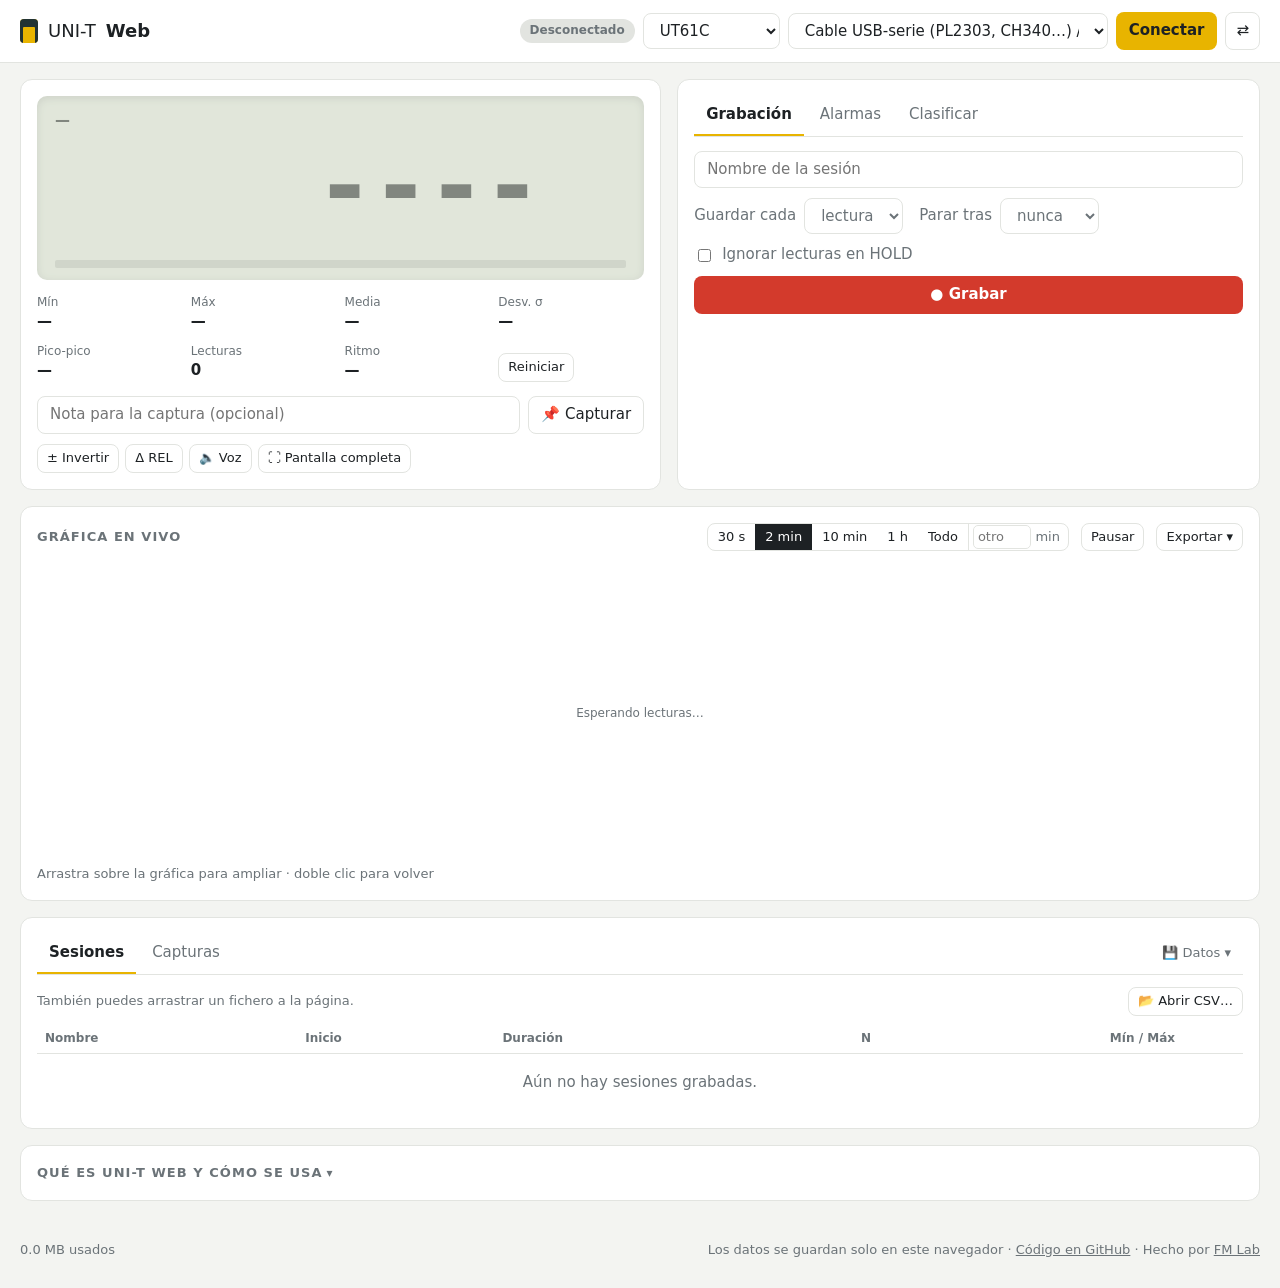
<file: index.html>
<!doctype html>
<html lang="es">
<head>
<meta charset="utf-8">
<meta name="viewport" content="width=device-width, initial-scale=1">
<title>UNI-T Web · Software para multímetros UNI-T UT61C en el navegador</title>
<meta name="description" content="Lee multímetros UNI-T (UT61C, UT61E, UT60E, UT61E+ y compatibles) desde el navegador por USB. Gráfica en vivo, grabación, alarmas y exportación a CSV y PNG. Gratis, sin instalar nada, en Windows, Linux y Mac.">
<meta name="keywords" content="UNI-T, UT61C, UT61E, UT61B, UT61D, UT60E, UT61E+, UT161, multímetro, software multímetro, data logger, Linux, WebHID, Web Serial, UT-D04, PL2303">
<meta name="author" content="FM Lab">
<meta name="robots" content="index, follow, max-image-preview:large">
<link rel="canonical" href="https://fmesasc.github.io/uni-t-web/">
<link rel="author" href="https://fmesasc.com">
<meta name="theme-color" content="#e8b400">
<link rel="icon" href="data:image/svg+xml,<svg xmlns='http://www.w3.org/2000/svg' viewBox='0 0 32 32'><rect x='5' y='2' width='22' height='28' rx='4' fill='%23e8b400'/><rect x='8' y='5' width='16' height='9' rx='1' fill='%23233'/><circle cx='16' cy='22' r='4.5' fill='%23233'/></svg>">
<meta property="og:type" content="website">
<meta property="og:site_name" content="UNI-T Web">
<meta property="og:locale" content="es_ES">
<meta property="og:url" content="https://fmesasc.github.io/uni-t-web/">
<meta property="og:title" content="UNI-T Web · Tu multímetro UNI-T en el navegador">
<meta property="og:description" content="Lee multímetros UNI-T (UT61C, UT61E, UT60E, UT61E+ y compatibles) desde el navegador por USB. Gráfica en vivo, grabación, alarmas y exportación a CSV y PNG. Gratis, sin instalar nada, en Windows, Linux y Mac.">
<meta property="og:image" content="https://fmesasc.github.io/uni-t-web/og.png">
<meta property="og:image:width" content="1200">
<meta property="og:image:height" content="630">
<meta property="og:image:alt" content="Pantalla de UNI-T Web con la lectura del multímetro y la gráfica en vivo">
<meta name="twitter:card" content="summary_large_image">
<meta name="twitter:title" content="UNI-T Web · Tu multímetro UNI-T en el navegador">
<meta name="twitter:description" content="Lee multímetros UNI-T (UT61C, UT61E, UT60E, UT61E+ y compatibles) desde el navegador por USB. Gráfica en vivo, grabación, alarmas y exportación a CSV y PNG. Gratis, sin instalar nada, en Windows, Linux y Mac.">
<meta name="twitter:image" content="https://fmesasc.github.io/uni-t-web/og.png">
<script type="application/ld+json">
{
  "@context": "https://schema.org",
  "@graph": [
    {
      "@type": "Organization",
      "@id": "https://fmesasc.com/#person",
      "name": "FM Lab",
      "url": "https://fmesasc.com",
      "sameAs": ["https://github.com/fmesasc"]
    },
    {
      "@type": "WebApplication",
      "@id": "https://fmesasc.github.io/uni-t-web/#app",
      "name": "UNI-T Web",
      "url": "https://fmesasc.github.io/uni-t-web/",
      "description": "Lee multímetros UNI-T (UT61C, UT61E, UT60E, UT61E+ y compatibles) desde el navegador por USB. Gráfica en vivo, grabación, alarmas y exportación a CSV y PNG. Gratis, sin instalar nada, en Windows, Linux y Mac.",
      "applicationCategory": "UtilitiesApplication",
      "applicationSubCategory": "Software para multímetros",
      "operatingSystem": "Windows, Linux, macOS, ChromeOS (Chrome, Edge, Brave u Opera)",
      "browserRequirements": "Requiere WebHID o Web Serial (Chrome, Edge, Brave u Opera)",
      "inLanguage": "es",
      "isAccessibleForFree": true,
      "license": "https://opensource.org/licenses/MIT",
      "offers": { "@type": "Offer", "price": "0", "priceCurrency": "EUR" },
      "image": "https://fmesasc.github.io/uni-t-web/og.png",
      "screenshot": "https://fmesasc.github.io/uni-t-web/og.png",
      "featureList": ["Lectura en directo por USB (WebHID y Web Serial)", "Gráfica en vivo con zoom", "Grabación de sesiones", "Alarmas por umbral", "Clasificación de componentes por tolerancia", "Invertir polaridad", "Modo relativo", "Exportar a CSV, JSON y PNG", "Abrir CSV guardados", "Funciona sin conexión"],
      "author": { "@id": "https://fmesasc.com/#person" },
      "creator": { "@id": "https://fmesasc.com/#person" },
      "codeRepository": "https://github.com/fmesasc/uni-t-web"
    },
    {
      "@type": "FAQPage",
      "mainEntity": [
        { "@type": "Question", "name": "¿Cómo conecto un UNI-T UT61C al ordenador sin el software oficial?",
           "acceptedAnswer": { "@type": "Answer", "text": "Conecta el cable USB del multímetro, abre UNI-T Web en Chrome o Edge, elige el modelo y el tipo de cable y pulsa Conectar. En el multímetro, mantén pulsado REL hasta que aparezca RS232 en la pantalla." } },
        { "@type": "Question", "name": "¿Funciona en Linux y Mac?",
           "acceptedAnswer": { "@type": "Answer", "text": "Sí. Funciona en Windows, Linux, macOS y ChromeOS con cualquier navegador basado en Chromium. En Linux puede hacer falta añadir el usuario al grupo dialout o instalar una regla udev." } },
        { "@type": "Question", "name": "¿Qué multímetros son compatibles?",
           "acceptedAnswer": { "@type": "Answer", "text": "UNI-T UT61B, UT61C, UT61D, UT61E, UT60A, UT60E, UT61B+, UT61D+, UT61E+ y UT161B/D/E, con el cable UT-D04 (USB HID) o con un adaptador USB-serie (PL2303, CH340, CP210x, FTDI)." } },
        { "@type": "Question", "name": "¿Dónde se guardan los datos?",
           "acceptedAnswer": { "@type": "Answer", "text": "Solo en tu navegador (IndexedDB). Nada se envía a ningún servidor. Puedes exportar las sesiones a CSV, JSON o PNG y hacer copias de seguridad." } }
      ]
    }
  ]
}
</script>
<link rel="stylesheet" href="css/style.css">
</head>
<body>
<header class="topbar">
  <h1 class="brand"><span class="logo"></span>UNI-T <b>Web</b></h1>
  <div class="conn">
    <span id="state" class="pill">—</span>
    <select id="model" title="Modelo del multímetro"></select>
    <select id="link" title="Cómo está conectado">
      <option value="serial">Cable USB-serie (PL2303, CH340…) / RS-232</option>
      <option value="hid">Cable USB HID (UT-D04)</option>
      <option value="sim">Simulador</option>
    </select>
    <button id="connect" class="primary">Conectar</button>
    <button id="pick" class="icon" title="Elegir otro dispositivo">⇄</button>
  </div>
</header>
<div id="error" class="banner" hidden></div>
<div id="support" class="banner warn" hidden>
  Este navegador no puede acceder al USB. Abre la página con <b>Chrome</b>, <b>Edge</b>, <b>Chromium</b>,
  <b>Brave</b> u <b>Opera</b> (Firefox y Safari no tienen WebHID ni Web Serial). Mientras, puedes probar con el simulador.
</div>

<main>
  <section class="card meter" id="meter">
    <div class="lcd" id="lcd">
      <div class="lcd-top">
        <span id="mode" class="mode">—</span>
        <span class="flags" id="flags"></span>
      </div>
      <div class="lcd-main">
        <span id="value" class="value">----</span>
        <span id="unit" class="unit"></span>
      </div>
      <div class="lcd-sub">
        <span id="rel" hidden></span>
        <span id="verdict" hidden></span>
        <span id="alarm" hidden></span>
      </div>
      <div class="bar"><div id="bar"></div></div>
    </div>
    <div class="stats">
      <div><label>Mín</label><span id="s-min">—</span></div>
      <div><label>Máx</label><span id="s-max">—</span></div>
      <div><label>Media</label><span id="s-avg">—</span></div>
      <div><label>Desv. σ</label><span id="s-sd">—</span></div>
      <div><label>Pico-pico</label><span id="s-pp">—</span></div>
      <div><label>Lecturas</label><span id="s-n">0</span></div>
      <div><label>Ritmo</label><span id="s-rate">—</span></div>
      <div><button id="s-reset" class="ghost small" title="Reiniciar estadísticas">Reiniciar</button></div>
    </div>
    <div class="actions">
      <input id="snap-note" placeholder="Nota para la captura (opcional)">
      <button id="snap" title="Atajo: espacio">📌 Capturar</button>
    </div>
    <div class="toolbar">
      <button id="inv-btn" class="small" title="Invierte el signo de tensión y corriente DC, por si las puntas están al revés (atajo: I). Se aplica también a lo ya medido y a la grabación en curso">± Invertir</button>
      <button id="rel-btn" class="small" title="Fija la lectura actual como referencia y muestra la diferencia (atajo: R)">Δ REL</button>
      <button id="voice-btn" class="small" title="Lee el valor en voz alta cuando se estabiliza (atajo: V)">🔈 Voz</button>
      <button id="fs-btn" class="small" title="Pantalla completa (atajo: F)">⛶ Pantalla completa</button>
    </div>
  </section>

  <section class="card tools">
    <div class="tabs" id="tool-tabs">
      <button data-tab="rec" class="on">Grabación</button>
      <button data-tab="alarm">Alarmas</button>
      <button data-tab="sort">Clasificar</button>
    </div>

    <div data-pane="rec">
      <div id="rec-idle" class="form">
        <input id="rec-name" placeholder="Nombre de la sesión">
        <div class="row">
          <label class="inline">Guardar cada
            <select id="rec-interval">
              <option value="0">lectura</option>
              <option value="1">1 s</option>
              <option value="5">5 s</option>
              <option value="10">10 s</option>
              <option value="30">30 s</option>
              <option value="60">1 min</option>
              <option value="300">5 min</option>
            </select>
          </label>
          <label class="inline">Parar tras
            <select id="rec-max">
              <option value="0">nunca</option>
              <option value="60">1 min</option>
              <option value="300">5 min</option>
              <option value="900">15 min</option>
              <option value="3600">1 h</option>
              <option value="14400">4 h</option>
              <option value="43200">12 h</option>
              <option value="86400">24 h</option>
            </select>
          </label>
        </div>
        <label class="inline"><input type="checkbox" id="rec-skiphold"> Ignorar lecturas en HOLD</label>
        <button id="rec-start" class="rec">● Grabar</button>
      </div>
      <div id="rec-active" class="rec-active" hidden>
        <span class="dot"></span>
        <div><b id="rec-title"></b><small id="rec-info"></small></div>
        <button id="rec-stop">■ Parar</button>
      </div>
    </div>

    <div data-pane="alarm" hidden class="form">
      <p class="hint">Avisa cuando la lectura sale del rango. Admite sufijos: <code>4.7k</code>, <code>220m</code>, <code>10µ</code>.</p>
      <div class="row">
        <label class="field">Mínimo<input id="al-lo" placeholder="sin límite" inputmode="decimal"></label>
        <label class="field">Máximo<input id="al-hi" placeholder="sin límite" inputmode="decimal"></label>
      </div>
      <label class="inline"><input type="checkbox" id="al-sound" checked> Pitido</label>
      <label class="inline"><input type="checkbox" id="al-notify"> Notificación del navegador</label>
      <label class="inline"><input type="checkbox" id="al-stop"> Parar la grabación al dispararse</label>
      <div class="row"><button id="al-on">Activar alarma</button><span id="al-state" class="hint"></span></div>
    </div>

    <div data-pane="sort" hidden class="form">
      <p class="hint">Comprueba componentes contra un valor nominal. Con la captura automática, cada pieza
        se guarda sola cuando la lectura se estabiliza; separa las puntas entre pieza y pieza.</p>
      <div class="row">
        <label class="field">Valor nominal<input id="so-nom" placeholder="p. ej. 10k" inputmode="decimal"></label>
        <label class="field">Tolerancia
          <select id="so-tol">
            <option value="0.1">±0,1 %</option><option value="0.5">±0,5 %</option>
            <option value="1">±1 %</option><option value="2">±2 %</option>
            <option value="5" selected>±5 %</option><option value="10">±10 %</option>
            <option value="20">±20 %</option>
          </select>
        </label>
      </div>
      <label class="inline"><input type="checkbox" id="so-auto"> Captura automática al estabilizarse</label>
      <div class="row"><button id="so-on">Activar</button><span id="so-count" class="hint"></span></div>
    </div>
  </section>

  <section class="card chart-card">
    <div class="chart-head">
      <h2>Gráfica en vivo</h2>
      <div class="seg" id="window">
        <button data-w="30">30 s</button>
        <button data-w="120" class="on">2 min</button>
        <button data-w="600">10 min</button>
        <button data-w="3600">1 h</button>
        <button data-w="0">Todo</button>
        <label class="win-custom" title="Ventana a medida, en minutos">
          <input id="win-min" type="number" min="0.1" max="1440" step="any" placeholder="otro" inputmode="decimal" aria-label="Minutos de la ventana"> min
        </label>
      </div>
      <button id="pause" class="ghost small">Pausar</button>
      <div class="menu">
        <button class="ghost small" data-menu>Exportar ▾</button>
        <div class="menu-list" hidden>
          <button id="live-png">Imagen PNG</button>
          <button id="live-csv">Datos CSV</button>
          <button id="live-json">Datos JSON</button>
          <button id="live-copy">Copiar al portapapeles (tabla)</button>
          <button id="live-clear">Vaciar gráfica…</button>
        </div>
      </div>
    </div>
    <canvas id="chart"></canvas>
    <p class="hint chart-hint">Arrastra sobre la gráfica para ampliar · doble clic para volver</p>
  </section>

  <section class="card list-card">
    <div class="tabs" id="list-tabs">
      <button data-tab="sessions" class="on">Sesiones</button>
      <button data-tab="snaps">Capturas</button>
      <span class="spacer"></span>
      <div class="menu">
        <button class="ghost small" data-menu>💾 Datos ▾</button>
        <div class="menu-list right" hidden>
          <button id="backup-export">Descargar copia de seguridad</button>
          <button id="backup-import">Restaurar copia…</button>
        </div>
      </div>
      <input type="file" id="backup-file" accept=".json,application/json" hidden>
      <input type="file" id="open-input" accept=".csv,.tsv,.txt,.xls,.json,text/csv,text/plain" hidden>
    </div>
    <div data-pane="sessions" class="pane-scroll">
      <div class="tab-tools">
        <span class="hint">También puedes arrastrar un fichero a la página.</span>
        <button id="open-file" class="ghost small" title="Ver la gráfica de un CSV o TXT guardado (también del software de UNI-T o de una hoja de cálculo)">📂 Abrir CSV…</button>
      </div>
      <table class="list"><thead><tr><th>Nombre</th><th>Inicio</th><th>Duración</th><th class="r">N</th><th class="r">Mín / Máx</th><th></th></tr></thead>
      <tbody id="sessions"></tbody></table>
      <p class="empty" id="sessions-empty">Aún no hay sesiones grabadas.</p>
    </div>
    <div data-pane="snaps" class="pane-scroll" hidden>
      <div class="tab-tools">
        <button id="snaps-csv" class="ghost small">Exportar CSV</button>
        <button id="snaps-clear" class="ghost small danger">Borrar todas</button>
      </div>
      <table class="list"><thead><tr><th>Fecha</th><th class="r">Valor</th><th>Modo</th><th>Nota</th><th></th></tr></thead>
      <tbody id="snaps"></tbody></table>
      <p class="empty" id="snaps-empty">Aún no hay capturas.</p>
    </div>
  </section>
  <section class="card about" aria-labelledby="about-title">
  <details>
    <summary><h2 id="about-title">Qué es UNI-T Web y cómo se usa</h2></summary>
    <p><strong>UNI-T Web</strong> es un programa gratuito y de código abierto para leer multímetros <strong>UNI-T</strong>
      desde el navegador, sin instalar el software oficial. Sustituye a los programas de Windows de UNI-T y funciona igual en
      <strong>Windows, Linux, macOS y ChromeOS</strong> con Chrome, Edge, Brave u Opera.</p>
    <h3>Multímetros compatibles</h3>
    <p>UT61B, UT61C, UT61D (chip FS9922), UT61E (ES51922), UT60A y UT60E (FS9721), y la serie nueva UT61B+, UT61D+, UT61E+,
      UT161B, UT161D y UT161E. Sirve el cable original <strong>UT-D04</strong> (USB HID) y los adaptadores
      <strong>USB-serie</strong> con chip PL2303, CH340, CP210x o FTDI.</p>
    <h3>Cómo empezar</h3>
    <ol>
      <li>Conecta el cable del multímetro al ordenador.</li>
      <li>Elige tu modelo y el tipo de cable arriba y pulsa <em>Conectar</em>.</li>
      <li>En el multímetro, mantén pulsado <em>REL</em> hasta que aparezca <em>RS232</em> en la pantalla.</li>
    </ol>
    <h3>Qué puedes hacer</h3>
    <p>Ver la lectura en grande, una gráfica en vivo con zoom, estadísticas (mínimo, máximo, media, desviación), grabar
      sesiones largas como registrador de datos, poner alarmas, clasificar componentes por tolerancia, invertir la polaridad
      si conectaste las puntas al revés, y exportar a CSV, JSON o PNG. También puedes abrir CSV que ya tenías guardados.
      Los datos se quedan en tu navegador y la web funciona sin conexión.</p>
  </details>
</section>
</main>

<dialog id="viewer">
  <form method="dialog" class="viewer">
    <div class="viewer-head">
      <input id="v-name" class="title-input">
      <button class="ghost" value="close">✕</button>
    </div>
    <div class="viewer-meta" id="v-meta"></div>
    <canvas id="v-chart"></canvas>
    <p class="hint">Arrastra para ampliar · doble clic para volver. Las estadísticas se calculan sobre la zona visible.</p>
    <textarea id="v-notes" placeholder="Notas de la sesión"></textarea>
    <div class="viewer-foot">
      <button type="button" id="v-png">Imagen PNG</button>
      <button type="button" id="v-csv">CSV</button>
      <button type="button" id="v-json">JSON</button>
      <button type="button" id="v-invert" title="Cambia el signo de todas las lecturas de tensión y corriente DC de esta sesión">± Invertir sesión</button>
      <button type="button" id="v-save" class="primary">Guardar cambios</button>
      <button type="button" id="v-delete" class="danger">Borrar sesión</button>
    </div>
  </form>
</dialog>

<dialog id="importer">
  <form method="dialog" class="viewer">
    <div class="viewer-head">
      <h3 id="im-title" class="dialog-title"></h3>
      <button class="ghost" value="close">✕</button>
    </div>
    <p class="hint">Comprueba qué columna es el tiempo y cuál el valor; la gráfica de abajo se actualiza al cambiarlas.</p>
    <div class="row">
      <label class="field">Nombre<input id="im-name"></label>
      <label class="field">Columna de tiempo<select id="im-time"></select></label>
      <label class="field">Columna de valor<select id="im-value"></select></label>
      <label class="field">Unidad<input id="im-unit" placeholder="V, mV, A, kΩ, °C…"></label>
    </div>
    <canvas id="im-chart"></canvas>
    <p class="hint" id="im-info"></p>
    <div class="pane-scroll"><table class="list" id="im-preview"></table></div>
    <div class="viewer-foot">
      <button type="button" id="im-ok" class="primary">Abrir y guardar como sesión</button>
      <button value="close">Cancelar</button>
    </div>
  </form>
</dialog>

<div class="drop-hint" aria-hidden="true">Suelta el fichero para ver su gráfica</div>

<footer class="foot">
  <span id="usage"></span>
  <span>Los datos se guardan solo en este navegador · <a href="https://github.com/fmesasc/uni-t-web">Código en GitHub</a> · Hecho por <a href="https://fmesasc.com" rel="author">FM Lab</a></span>
</footer>

<noscript><p class="card">UNI-T Web necesita JavaScript y un navegador con WebHID o Web Serial (Chrome, Edge, Brave u Opera) para leer el multímetro.</p></noscript>
<div id="toast" class="toast" hidden></div>
<script src="js/protocols.js"></script>
<script src="js/drivers.js"></script>
<script src="js/db.js"></script>
<script src="js/csvimport.js"></script>
<script src="js/app.js"></script>
</body>
</html>
</file>
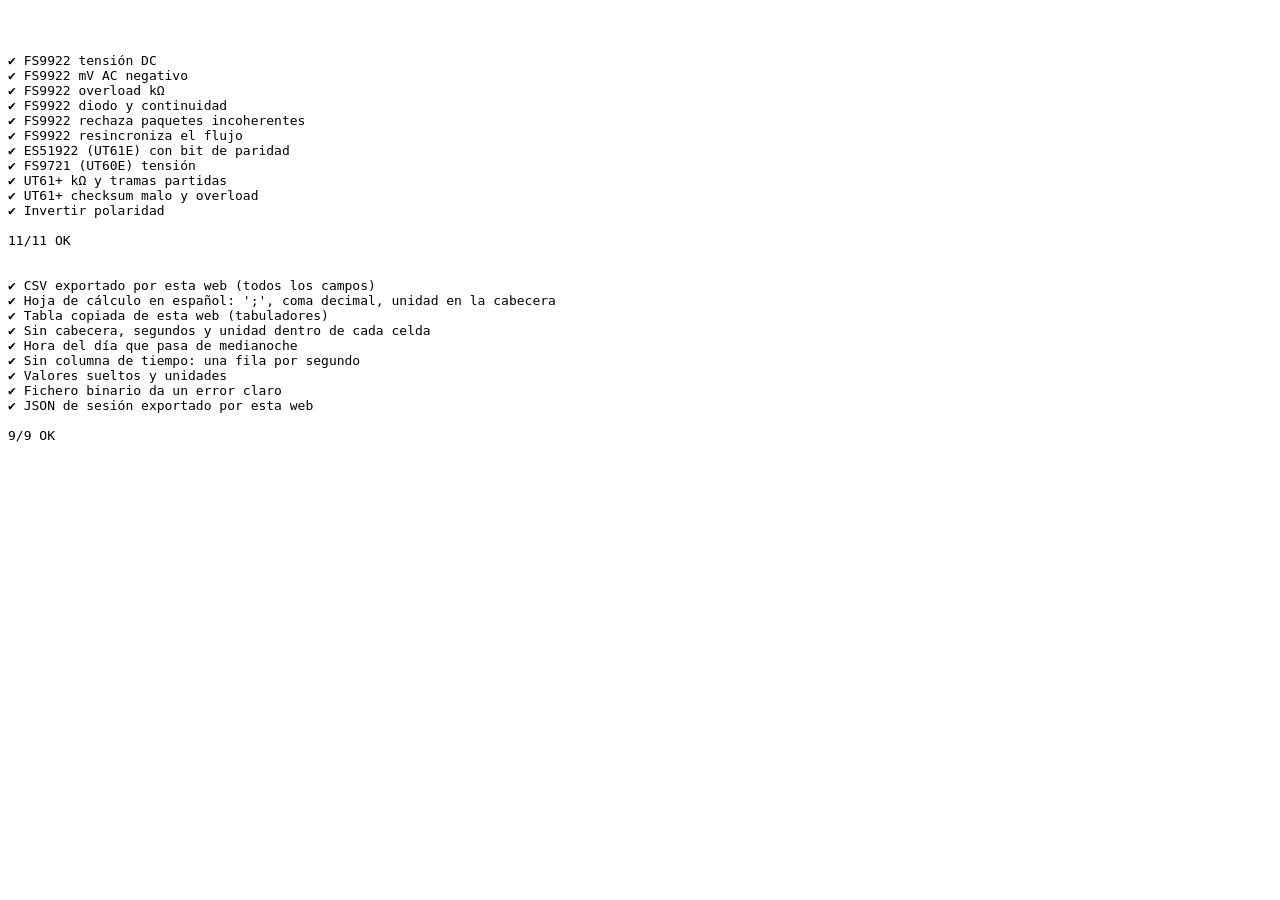
<file: tests/index.html>
<!doctype html>
<meta charset="utf-8">
<title>Tests</title>
<body style="white-space:pre;font-family:monospace">
<script src="../js/protocols.js"></script>
<script src="../js/csvimport.js"></script>
<script src="protocols.test.js"></script>
<script src="csvimport.test.js"></script>
</file>
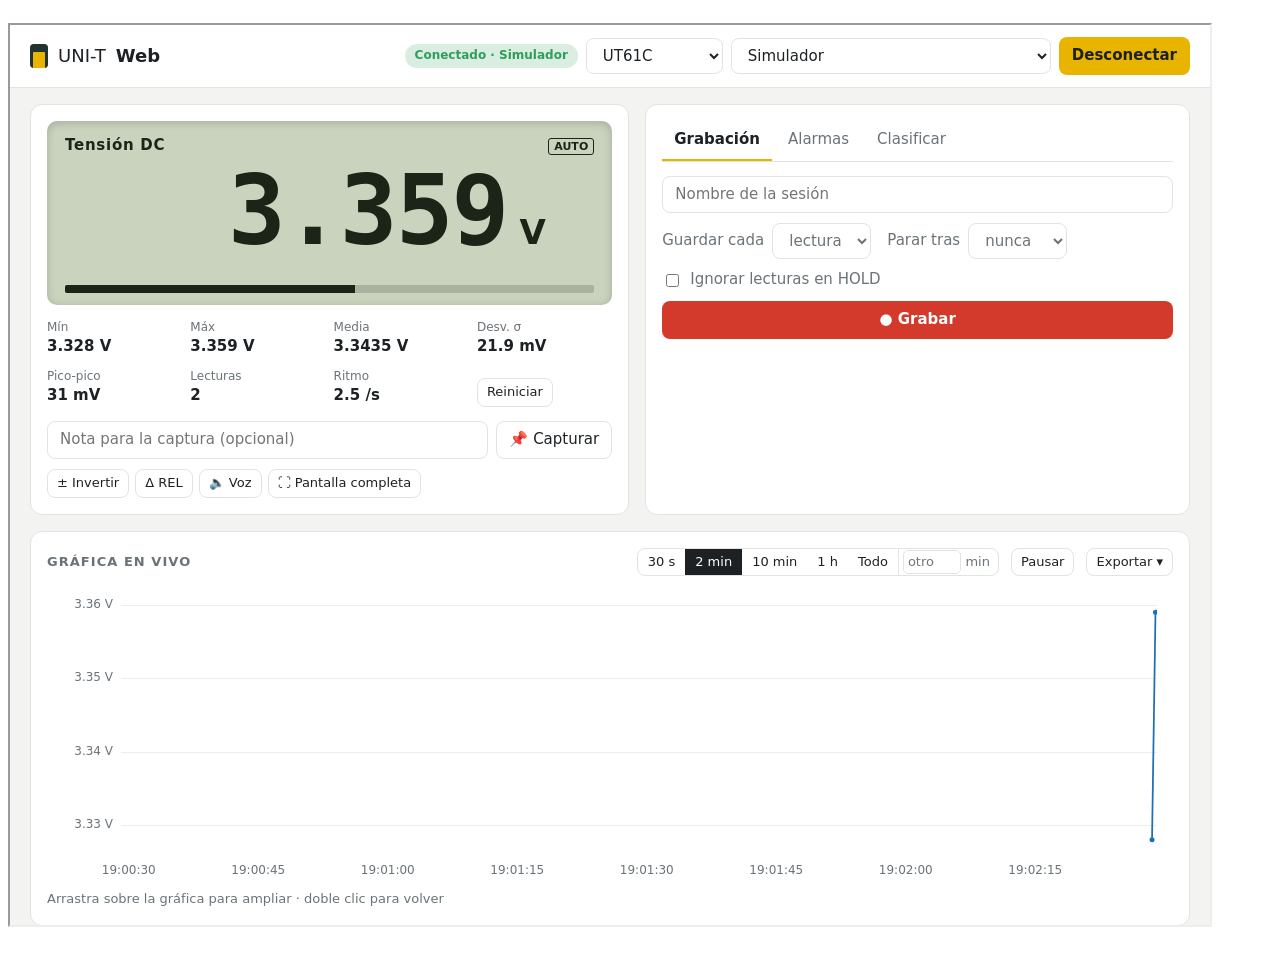
<file: tests/e2e.html>
<!doctype html>
<meta charset="utf-8">
<title>E2E</title>
<body style="white-space:pre;font-family:monospace">
<iframe id="f" src="../index.html?demo" style="width:1200px;height:900px"></iframe>
<script>
// Drives the real page with the simulator: record, snapshot, viewer, backup round-trip.
const log = (m) => (document.body.firstChild.textContent += m + "\n");
document.body.prepend(document.createTextNode(""));
const sleep = (ms) => new Promise((r) => setTimeout(r, ms));
const errors = [];
const until = async (fn, ms = 4000) => { const t = Date.now(); while (!fn() && Date.now() - t < ms) await sleep(50); return fn(); };
const f = document.getElementById("f");
f.onload = async () => {
  const w = f.contentWindow, $ = (s) => w.document.querySelector(s);
  w.addEventListener("error", (e) => errors.push(e.message));
  w.addEventListener("unhandledrejection", (e) => errors.push(String(e.reason)));
  const check = (c, m) => { log((c ? "✔ " : "✘ ") + m); if (!c) errors.push(m); };
  try {
    await sleep(2500);
    check(/\d\.\d{3}/.test($("#value").textContent), "lecturas del simulador: " + $("#value").textContent);
    $("#win-min").value = "5"; $("#win-min").dispatchEvent(new Event("change"));
    check(w.eval("windowSec") === 300 && $(".win-custom").classList.contains("on") && !$("#window button.on"), "ventana a medida: 5 min");
    $('#window button[data-w="120"]').click();
    check(w.eval("windowSec") === 120 && $("#win-min").value === "", "volver a 2 min");
    $("#rec-name").value = "e2e";
    $("#rec-start").click();
    await sleep(2500);
    $("#rec-stop").click();
    await sleep(500);
    const ses = await w.DB.sessions();
    check(ses.length >= 1 && ses[0].name === "e2e" && ses[0].count >= 3 && ses[0].ended, `sesión grabada (${ses[0]?.count} lecturas)`);
    $("#snap-note").value = "nota";
    $("#snap").click();
    check(await until(() => $("#snaps").children.length >= 1), "captura guardada");
    // invert while recording: past live data and already-saved readings flip too
    $("#rec-name").value = "inv";
    $("#rec-start").click();
    await sleep(1500);
    const n0 = w.eval("live.length");
    $("#inv-btn").click();
    await sleep(1500);
    $("#rec-stop").click();
    await sleep(500);
    check($("#value").textContent.startsWith("-") && $("#flags").textContent.includes("INV"), "invertir: " + $("#value").textContent);
    check(w.eval("live.length") >= n0 && w.eval("live.every(r => r.value < 0)"), "invertir conserva y corrige la gráfica");
    const invSes = (await w.DB.sessions()).find((s) => s.name === "inv");
    const invRows = await w.DB.readings(invSes.id);
    check(invRows.length >= 4 && invRows.every((r) => r.value < 0 && r.flags.includes("INV")) && invSes.max < 0,
      `invertir corrige lo ya grabado (${invRows.length} lecturas)`);
    $("#inv-btn").click();
    await sleep(800);
    check(w.eval("live.every(r => r.value > 0 && !r.flags.includes('INV'))"), "volver a invertir restaura los valores");
    w.document.querySelector("#sessions tr[data-id]").click();
    check(await until(() => $("#viewer").open && /Lecturas/.test($("#v-meta").textContent)), "visor de sesión");
    $("#viewer").close();
    const dump = await w.DB.exportAll();
    const before = (await w.DB.sessions()).length;
    await w.DB.importAll(JSON.parse(JSON.stringify(dump)));
    check((await w.DB.sessions()).length === before * 2, "copia de seguridad: exportar + importar");
    const csv = w.eval("toCSV")(await w.DB.readings(ses[0].id));
    check(csv.split("\n").length >= 4 && csv.startsWith("fecha,"), "CSV de sesión");
    // open a spreadsheet CSV: column picker dialog, then a new session in the viewer
    const csvFile = new w.File(["Fecha;Tensión (mV)\n22/10/2026 10:00:00;3,297\n22/10/2026 10:00:01;3,310\n22/10/2026 10:00:02;3,305\n"],
      "bateria.csv", { type: "text/csv" });
    await w.eval("openFile")(csvFile);
    check(await until(() => $("#importer").open && !$("#im-ok").disabled), "diálogo de importación con vista previa");
    $("#im-ok").click();
    check(await until(() => $("#viewer").open && $("#v-name").value === "bateria"), "CSV abierto en el visor");
    const imp = (await w.DB.sessions()).find((x) => x.name === "bateria");
    check(imp && imp.count === 3 && Math.abs(imp.max - 0.00331) < 1e-12, `sesión importada (${imp?.count} lecturas, máx ${imp?.max})`);
    $("#viewer").close();
    // our own export goes straight in, no questions
    const own = new w.File([csv], "propio.csv", { type: "text/csv" });
    await w.eval("openFile")(own);
    check(await until(() => $("#viewer").open && $("#v-name").value === "propio"), "CSV propio abierto directamente");
    $("#viewer").close();
    for (const s of await w.DB.sessions()) await w.DB.deleteSession(s.id);
    await w.DB.clearSnapshots();
  } catch (e) { errors.push(e.stack || String(e)); }
  log(errors.length ? "FALLOS:\n" + errors.join("\n") : "TODO OK");
  document.body.dataset.done = "1";
};
</script>
</file>
<file: css/style.css>
:root {
  --bg: #f3f4f1;
  --card: #ffffff;
  --ink: #1d2124;
  --muted: #6b7378;
  --line: #e2e4e0;
  --accent: #e8b400;
  --accent-ink: #1d2124;
  --rec: #d33a2c;
  --ok: #2f9e5b;
  --lcd-bg: #c9d3bd;
  --lcd-ink: #1c2418;
  --lcd-dim: rgba(28, 36, 24, .18);
  --plot: #1f6fb5;
  --grid: #eceee9;
  color-scheme: light;
}
@media (prefers-color-scheme: dark) {
  :root:not([data-theme="light"]) {
    --bg: #141719; --card: #1d2124; --ink: #e8eaeb; --muted: #959ea3; --line: #2c3236;
    --lcd-bg: #0f1a14; --lcd-ink: #7ef0a8; --lcd-dim: rgba(126, 240, 168, .12);
    --plot: #6cb4f5; --grid: #262c30; color-scheme: dark;
  }
}
:root[data-theme="dark"] {
  --bg: #141719; --card: #1d2124; --ink: #e8eaeb; --muted: #959ea3; --line: #2c3236;
  --lcd-bg: #0f1a14; --lcd-ink: #7ef0a8; --lcd-dim: rgba(126, 240, 168, .12);
  --plot: #6cb4f5; --grid: #262c30; color-scheme: dark;
}

* { box-sizing: border-box; }
[hidden] { display: none !important; }
body {
  margin: 0; background: var(--bg); color: var(--ink);
  font: 15px/1.45 system-ui, -apple-system, "Segoe UI", Roboto, sans-serif;
}
button, select, input, textarea, .btn {
  font: inherit; color: inherit; background: var(--card);
  border: 1px solid var(--line); border-radius: 8px; padding: 7px 12px;
}
button, .btn { cursor: pointer; text-decoration: none; display: inline-block; }
button:hover, .btn:hover { border-color: var(--muted); }
button:disabled { opacity: .45; cursor: default; }
button.primary { background: var(--accent); color: var(--accent-ink); border-color: transparent; font-weight: 600; }
button.rec { background: var(--rec); color: #fff; border-color: transparent; font-weight: 600; }
button.danger { color: var(--rec); }
button.ghost, .btn.ghost { background: transparent; }
.small { padding: 4px 9px; font-size: 13px; }
.icon { padding: 7px 10px; }
h2 { font-size: 13px; text-transform: uppercase; letter-spacing: .08em; color: var(--muted); margin: 0 0 12px; font-weight: 600; }

.topbar {
  display: flex; flex-wrap: wrap; align-items: center; justify-content: space-between; gap: 12px;
  padding: 12px 20px; background: var(--card); border-bottom: 1px solid var(--line);
}
.brand { font-size: 18px; display: flex; align-items: center; gap: 10px; }
.logo { width: 18px; height: 24px; border-radius: 4px; background: var(--accent); box-shadow: inset 0 5px 0 3px #233; }
.conn { display: flex; flex-wrap: wrap; gap: 8px; align-items: center; }
.conn select { max-width: 320px; }
.pill { font-size: 12px; padding: 3px 10px; border-radius: 99px; background: var(--line); color: var(--muted); font-weight: 600; }
.pill.connected { background: color-mix(in srgb, var(--ok) 18%, transparent); color: var(--ok); }
.pill.silent { background: color-mix(in srgb, var(--accent) 25%, transparent); color: #9a7700; }
.pill.error { background: color-mix(in srgb, var(--rec) 15%, transparent); color: var(--rec); }
.banner { margin: 12px 20px 0; padding: 10px 14px; border-radius: 8px;
  background: color-mix(in srgb, var(--rec) 12%, var(--card)); color: var(--rec); }

main {
  display: grid; gap: 16px; padding: 16px 20px 40px; max-width: 1280px; margin: 0 auto;
  grid-template-columns: minmax(0, 1.1fr) minmax(0, 1fr);
}
.card { background: var(--card); border: 1px solid var(--line); border-radius: 12px; padding: 16px; min-width: 0; }
.chart-card, .list-card, .about { grid-column: 1 / -1; }
h1.brand { margin: 0; font-weight: 400; }
.about summary { cursor: pointer; list-style: none; }
.about summary::-webkit-details-marker { display: none; }
.about summary h2 { display: inline; margin: 0; }
.about summary::after { content: " ▾"; color: var(--muted); font-size: 12px; }
.about details[open] summary::after { content: " ▴"; }
.about p, .about ol { color: var(--muted); font-size: 14px; line-height: 1.55; max-width: 75ch; }
.about h3 { font-size: 14px; margin: 16px 0 4px; }
@media (max-width: 860px) { main { grid-template-columns: minmax(0, 1fr); padding: 12px 16px 32px; } }

/* LCD */
.lcd { background: var(--lcd-bg); color: var(--lcd-ink); border-radius: 10px; padding: 14px 18px 12px;
  box-shadow: inset 0 2px 8px rgba(0,0,0,.18); }
.lcd.stale { opacity: .55; }
.lcd-top { display: flex; justify-content: space-between; align-items: center; min-height: 22px; gap: 8px; flex-wrap: wrap; }
.mode { font-weight: 700; letter-spacing: .05em; }
.flags span { font-size: 11px; font-weight: 700; margin-left: 6px; padding: 1px 5px; border: 1px solid currentColor; border-radius: 3px; }
.lcd-main { display: flex; align-items: baseline; justify-content: flex-end; gap: 12px; padding: 6px 0; }
.value { font: 600 clamp(48px, 11vw, 96px)/1 ui-monospace, "JetBrains Mono", "DejaVu Sans Mono", monospace;
  font-variant-numeric: tabular-nums; letter-spacing: -.02em; white-space: nowrap; }
.unit { font-size: clamp(22px, 4vw, 34px); font-weight: 600; min-width: 2.2em; }
.bar { height: 8px; background: var(--lcd-dim); border-radius: 2px; overflow: hidden; }
.bar div { height: 100%; width: 0; background: var(--lcd-ink); transition: width .15s; }

.stats { display: grid; grid-template-columns: repeat(4, 1fr); gap: 10px 8px; align-items: end; margin-top: 14px; }
.stats label { display: block; font-size: 12px; color: var(--muted); }
.stats span { font-variant-numeric: tabular-nums; font-weight: 600; }
@media (max-width: 480px) { .stats { grid-template-columns: repeat(2, 1fr); } }
.stats button { justify-self: start; }
.actions { display: flex; gap: 8px; margin-top: 14px; }
.actions input { flex: 1; min-width: 0; }

/* recording */
.form { display: flex; flex-direction: column; gap: 10px; }
.row { display: flex; flex-wrap: wrap; gap: 10px 16px; align-items: center; }
.field { display: flex; flex-direction: column; gap: 4px; font-size: 13px; color: var(--muted); flex: 1; min-width: 130px; }
.hint { color: var(--muted); font-size: 13px; margin: 0; }
.hint code { font-size: 12px; background: var(--line); padding: 1px 4px; border-radius: 4px; }
.inline { display: flex; align-items: center; gap: 8px; color: var(--muted); }
.rec-active { display: flex; align-items: center; gap: 12px; }
.rec-active div { flex: 1; display: flex; flex-direction: column; }
.rec-active small { color: var(--muted); }
.dot { width: 12px; height: 12px; border-radius: 50%; background: var(--rec); animation: blink 1.2s infinite; }
@keyframes blink { 50% { opacity: .25; } }

/* chart */
.chart-head { display: flex; align-items: center; gap: 12px; flex-wrap: wrap; margin-bottom: 8px; }
.chart-head h2 { margin: 0; margin-right: auto; }
.seg { display: inline-flex; border: 1px solid var(--line); border-radius: 8px; overflow: hidden; }
.seg button { border: 0; border-radius: 0; padding: 4px 10px; font-size: 13px; background: transparent; }
.seg button.on { background: var(--ink); color: var(--card); }
.win-custom { display: inline-flex; align-items: center; gap: 4px; padding: 0 8px 0 4px; font-size: 13px; border-left: 1px solid var(--line); color: var(--muted); }
.win-custom input { width: 4.5em; padding: 2px 4px; font: inherit; border: 1px solid var(--line); border-radius: 5px; background: var(--card); color: var(--ink); }
.win-custom.on { background: var(--ink); color: var(--card); }
canvas { width: 100%; height: 300px; display: block; }

/* lists */
.tabs { display: flex; gap: 4px; margin-bottom: 12px; border-bottom: 1px solid var(--line); }
.tabs button { border: 0; border-radius: 0; background: transparent; padding: 8px 12px; color: var(--muted); border-bottom: 2px solid transparent; }
.tabs button.on { color: var(--ink); border-bottom-color: var(--accent); font-weight: 600; }
.tab { overflow-x: auto; }
.tab-tools { display: flex; justify-content: flex-end; margin-bottom: 8px; }
table.list { width: 100%; border-collapse: collapse; font-size: 14px; }
.list th { text-align: left; font-weight: 600; color: var(--muted); font-size: 12px; padding: 6px 8px; border-bottom: 1px solid var(--line); }
.list td { padding: 8px; border-bottom: 1px solid var(--line); white-space: nowrap; }
.list tr.click { cursor: pointer; }
.list tr.click:hover td { background: color-mix(in srgb, var(--accent) 8%, transparent); }
.list .r { text-align: right; font-variant-numeric: tabular-nums; }
.list td.note { white-space: normal; color: var(--muted); }
.list td:last-child { text-align: right; }
.empty { color: var(--muted); text-align: center; padding: 18px; margin: 0; }

/* viewer */
dialog { border: 0; padding: 0; border-radius: 14px; background: var(--card); color: var(--ink);
  width: min(1000px, calc(100vw - 32px)); max-height: calc(100vh - 32px); }
dialog::backdrop { background: rgba(0,0,0,.45); }
.viewer { padding: 16px; display: flex; flex-direction: column; gap: 12px; }
.viewer-head { display: flex; gap: 8px; }
.title-input { flex: 1; font-size: 18px; font-weight: 600; min-width: 0; }
.viewer-meta { display: flex; flex-wrap: wrap; gap: 6px 18px; color: var(--muted); font-size: 14px; }
.viewer-meta b { color: var(--ink); font-variant-numeric: tabular-nums; }
.viewer textarea { min-height: 70px; resize: vertical; }
.viewer-foot { display: flex; gap: 8px; flex-wrap: wrap; }
.viewer-foot .danger { margin-left: auto; }
#v-chart { height: 340px; }
#im-chart { height: 260px; }
.dialog-title { margin: 0; flex: 1; font-size: 18px; overflow: hidden; text-overflow: ellipsis; white-space: nowrap; }
.tab-tools { align-items: center; gap: 10px; }
.tab-tools .hint { margin-right: auto; }
.drop-hint { display: none; position: fixed; inset: 12px; z-index: 40; border: 3px dashed var(--accent); border-radius: 16px;
  background: color-mix(in srgb, var(--card) 85%, transparent); align-items: center; justify-content: center;
  font-size: 22px; font-weight: 600; pointer-events: none; }
body.dropping .drop-hint { display: flex; }

/* additions: tools, overlays, states */
.banner.warn { background: color-mix(in srgb, var(--accent) 18%, var(--card)); color: var(--ink); }
button.on { background: var(--ink); color: var(--card); border-color: var(--ink); }
.toolbar { display: flex; flex-wrap: wrap; gap: 6px; margin-top: 10px; }
.lcd-sub { display: flex; flex-wrap: wrap; gap: 4px 14px; justify-content: flex-end; min-height: 20px; font-size: 14px; font-weight: 600; font-variant-numeric: tabular-nums; }
#verdict.ok { color: #1e7a43; }
#verdict.bad, #alarm { color: #b3261e; }
:root[data-theme="dark"] #verdict.ok { color: #7ef0a8; }
@media (prefers-color-scheme: dark) {
  :root:not([data-theme="light"]) #verdict.ok { color: #7ef0a8; }
  :root:not([data-theme="light"]) #verdict.bad, :root:not([data-theme="light"]) #alarm { color: #ff8a80; }
}
.lcd.alarm { box-shadow: inset 0 2px 8px rgba(0,0,0,.18), 0 0 0 3px var(--rec); animation: pulse 1s infinite; }
@keyframes pulse { 50% { box-shadow: inset 0 2px 8px rgba(0,0,0,.18), 0 0 0 3px transparent; } }
.flags span.inv { background: var(--lcd-ink); color: var(--lcd-bg); }
.tools .tabs { margin-bottom: 14px; }
.spacer { flex: 1; }
.tabs { align-items: center; }
.live-tag { color: var(--rec); }
.list td.note.ok { color: var(--ok); }
.list td.note.bad { color: var(--rec); }
.pane-scroll { overflow-x: auto; }
.chart-hint { margin-top: 6px; }

.menu { position: relative; }
.menu-list { position: absolute; z-index: 10; top: calc(100% + 4px); left: 0; min-width: 220px; display: flex; flex-direction: column;
  background: var(--card); border: 1px solid var(--line); border-radius: 10px; padding: 4px; box-shadow: 0 8px 24px rgba(0,0,0,.15); }
.chart-head .menu-list, .menu-list.right { left: auto; right: 0; }
.menu-list button { border: 0; text-align: left; background: transparent; border-radius: 6px; }
.menu-list button:hover { background: var(--bg); }

.toast { position: fixed; left: 50%; bottom: 24px; transform: translateX(-50%); z-index: 50; max-width: calc(100vw - 32px);
  background: var(--ink); color: var(--card); padding: 10px 16px; border-radius: 10px; box-shadow: 0 8px 24px rgba(0,0,0,.25); }

.foot { display: flex; flex-wrap: wrap; justify-content: space-between; gap: 8px; max-width: 1280px; margin: 0 auto;
  padding: 0 20px 28px; color: var(--muted); font-size: 13px; }
.foot a { color: inherit; }

/* fullscreen meter: readable from across the bench */
.meter:fullscreen { display: flex; flex-direction: column; justify-content: center; padding: 4vh 4vw; border-radius: 0; border: 0; }
.meter:fullscreen .lcd { padding: 4vh 4vw; }
.meter:fullscreen .value { font-size: min(24vw, 40vh); }
.meter:fullscreen .unit { font-size: min(7vw, 10vh); }
.meter:fullscreen .mode, .meter:fullscreen .lcd-sub { font-size: min(3vw, 4vh); }
.meter:fullscreen .actions { display: none; }
.tabs button.on { background: transparent; color: var(--ink); border-color: transparent; border-bottom-color: var(--accent); }
</file>
